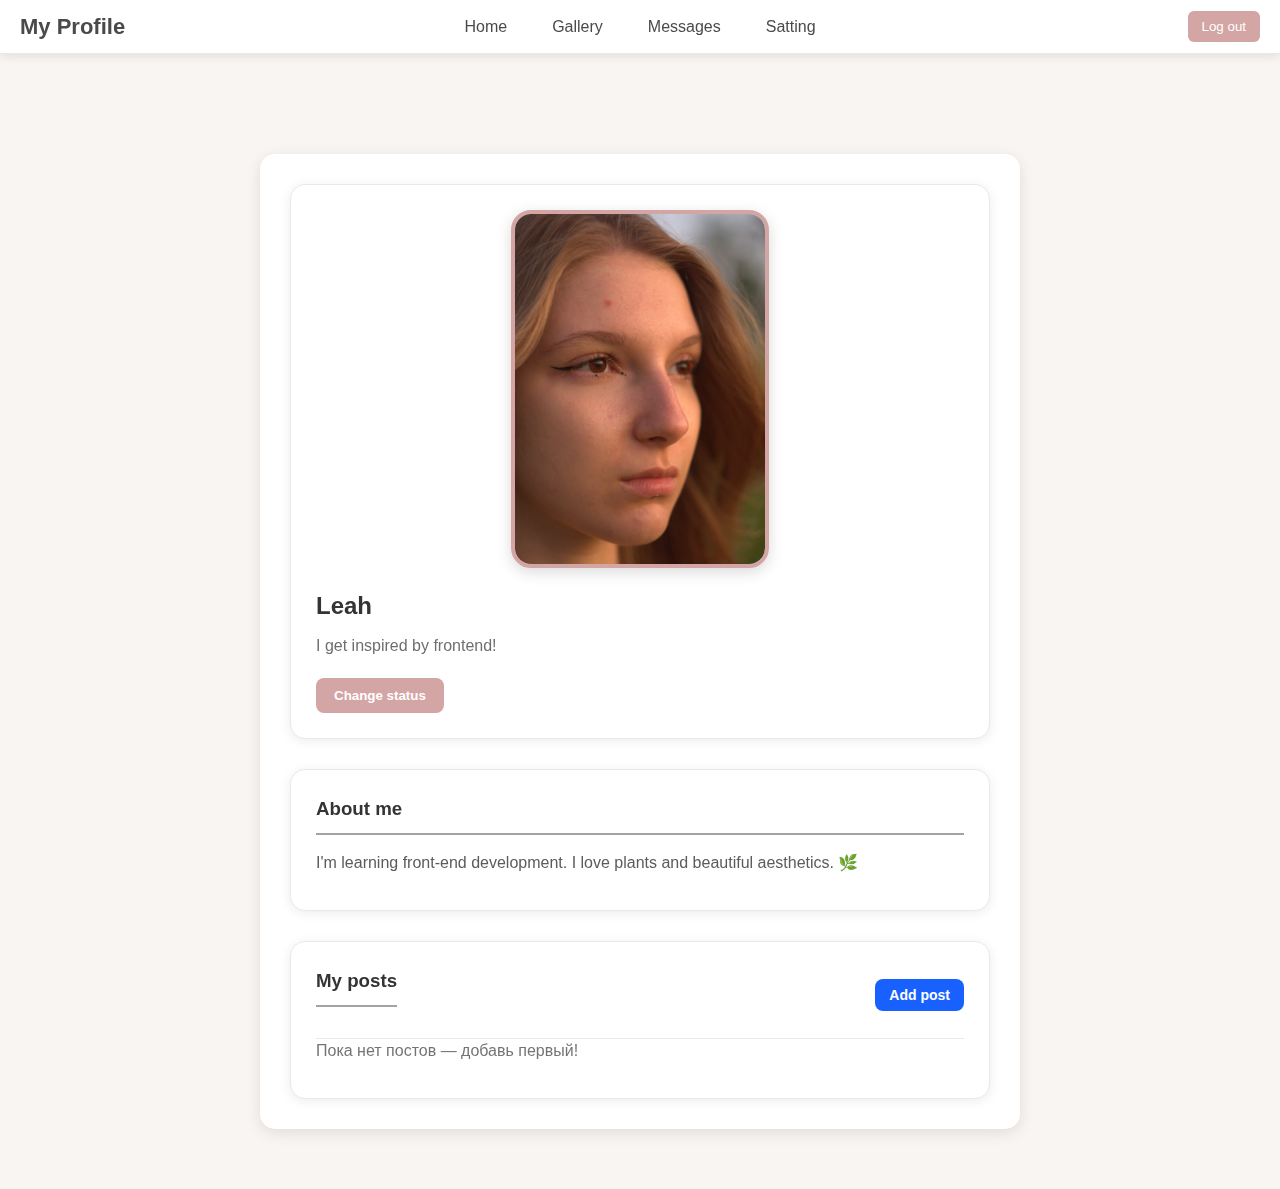
<file: Practice/index.html>
<!DOCTYPE html>
<html lang="en">

<head>
  <meta charset="UTF-8">
  <meta name="viewport" content="width=device-width, initial-scale=1.0">
  <title>My Profile</title>
  <link rel="stylesheet" href="CSS/main.css">
  <link rel="stylesheet" href="CSS/profile.css">
  <link rel="stylesheet" href="CSS/chat.css">
</head>

<script>
  window.addEventListener('DOMContentLoaded', () => {
    const displayName = document.getElementById('displayName');
    const displayAbout = document.getElementById('displayAbout');

    const savedName = localStorage.getItem('profileName');
    const savedAbout = localStorage.getItem('profileAbout');

    if (savedName) displayName.textContent = savedName;
    if (savedAbout) displayAbout.textContent = savedAbout;
  });
</script>

<body>
  <header>
    <div class="logo">My Profile</div>

    <button class="menu-toggle" id="menuToggle">☰</button>

    <nav class="nav-container" id="navContainer">
      <div class="nav-links">
        <a href="#">Home</a>
        <a href="gallery.html">Gallery</a>
        <a href="chat.html">Messages</a>
        <a href="settings.html">Satting</a>
      </div>
    </nav>

    <button class="logout-btn">Log out</button>

  </header>

  <main class="profile">
    <section class="profile-section">
      <img src="img/avatar.jpg" alt="Avatar" class="avatar">
      <h2 id="displayName">Leah</h2>
      <p id="displayStatus" class="status">I get inspired by frontend!</p>
      <button id="change-status">Change status</button>
    </section>

    <section class="about-section">
      <h3>About me</h3>
      <p id="displayAbout">I'm learning front end development. I love plants and beautiful aesthetics. 🌿</p>
    </section>

    <section class="posts">
      <div class="posts-header-with-button">
        <h3>My posts</h3>
        <button id="add-post-btn" class="add-post-btn">Add post</button>
      </div>
      <!-- Контейнер для динамических постов -->
      <div class="posts-list">
        <!-- Статические посты для примера -->
        <div class="post">
          <button class="delete-post-btn">🗑️</button>
          <p>Today I started a new project!</p>
          <button class="like-btn">❤️ 0</button>
        </div>
        <div class="post">
          <button class="delete-post-btn">🗑️</button>
          <p>Working on my new programming project!</p>
          <button class="like-btn">❤️ 3</button>
        </div>
      </div>
    </section>
  </main>
  <script src="JS/main.js"></script>
  <script src="JS/chat.js"></script>
</body>

</html>
</file>
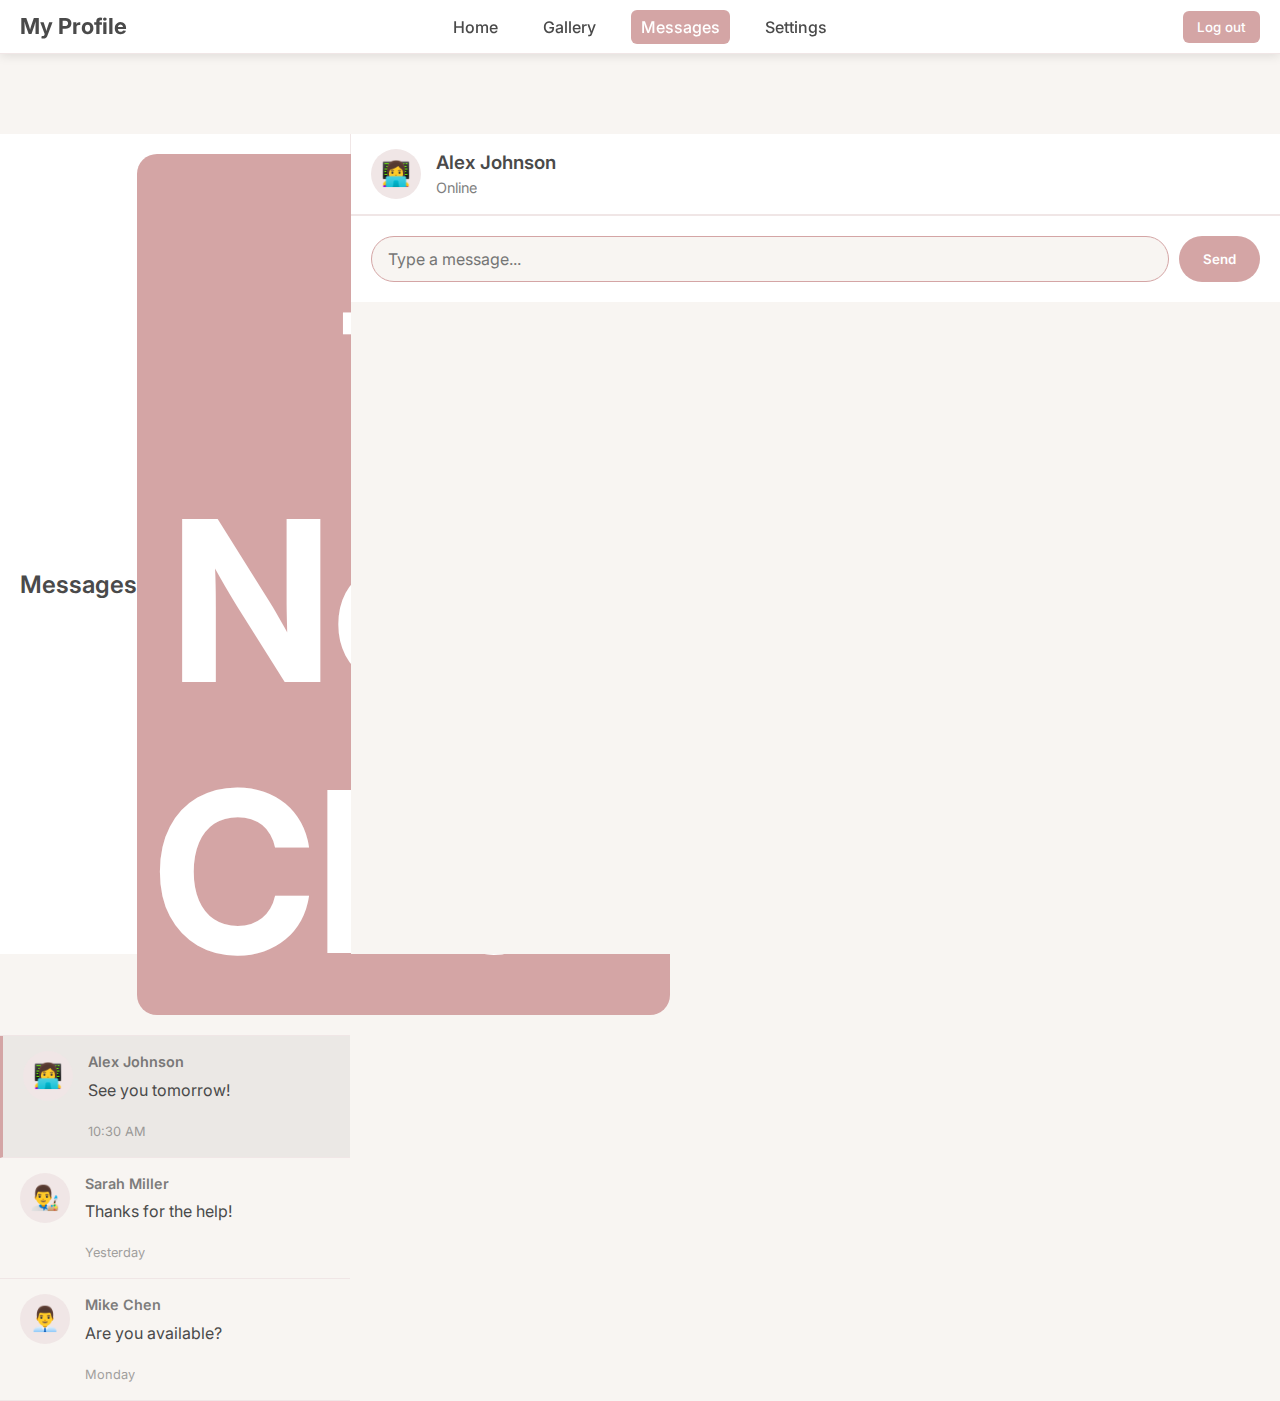
<file: Practice/chat.html>
<!DOCTYPE html>
<html lang="en">

<head>
    <meta charset="UTF-8">
    <meta name="viewport" content="width=device-width, initial-scale=1.0">
    <title>Messages — My Profile</title>
    <link href="https://fonts.googleapis.com/css2?family=Inter:wght@300;400;500;600;700&display=swap" rel="stylesheet">
    <link rel="stylesheet" href="CSS/main.css">
    <link rel="stylesheet" href="CSS/profile.css">
    <link rel="stylesheet" href="CSS/chat.css">
</head>

<body>
    <header>
        <div class="logo">My Profile</div>
        <button class="menu-toggle" id="menuToggle">☰</button>
        <nav class="nav-container" id="navContainer">
            <div class="nav-links">
                <a href="index.html">Home</a>
                <a href="gallery.html">Gallery</a>
                <a href="chat.html" class="active">Messages</a>
                <a href="settings.html">Settings</a>
            </div>
        </nav>
        <button class="logout-btn">Log out</button>
    </header>

    <main class="chat-container">
        <section class="chats-sidebar">
            <div class="chats-header">
                <h2>Messages</h2>
                <button class="new-chat-btn">＋ New Chat</button>
            </div>

            <div class="chats-list">
                <div class="chat-item active" data-chat="user1">
                    <div class="chat-avatar">👩‍💻</div>
                    <div class="chat-info">
                        <h3>Alex Johnson</h3>
                        <p>See you tomorrow!</p>
                        <span class="chat-time">10:30 AM</span>
                    </div>
                </div>

                <div class="chat-item" data-chat="user2">
                    <div class="chat-avatar">👨‍🎨</div>
                    <div class="chat-info">
                        <h3>Sarah Miller</h3>
                        <p>Thanks for the help!</p>
                        <span class="chat-time">Yesterday</span>
                    </div>
                </div>
                <div class="chat-item" data-chat="user3">
                    <div class="chat-avatar">👨‍💼</div>
                    <div class="chat-info">
                        <h3>Mike Chen</h3>
                        <p>Are you available?</p>
                        <span class="chat-time">Monday</span>
                    </div>
                </div>
            </div>
        </section>

        <section class="chat-window">
            <div class="chat-header">
                <div class="current-chat-info">
                    <div class="chat-avatar">👩‍💻</div>
                    <div>
                        <h3>Alex Johnson</h3>
                        <p>Online</p>
                    </div>
                </div>
            </div>

            <div class="messages-container" id="messagesContainer">
                <div class="message received">
                    <div class="message-content">
                        <p>Hey! How's your project going?</p>
                        <span class="message-time">10:25 AM</span>
                    </div>
                </div>

                <div class="message sent">
                    <div class="message-content">
                        <p>It's going great! Just finished the gallery page.</p>
                        <span class="message-time">10:26 AM</span>
                    </div>
                </div>

                <div class="message received">
                    <div class="message-content">
                        <p>That's awesome! Can't wait to see it. Let's meet tomorrow to discuss?</p>
                        <span class="message-time">10:28 AM</span>
                    </div>
                </div>

                <div class="message sent">
                    <div class="message-content">
                        <p>Sure! See you tomorrow 😊</p>
                        <span class="message-time">10:30 AM</span>
                    </div>
                </div>
            </div>

            <div class="message-input-container">
                <input type="text" id="messageInput" placeholder="Type a message...">
                <button id="sendMessageBtn">Send</button>
            </div>
        </section>
    </main>

    <script src="JS/chat.js"></script>
    <script src="JS/main.js"></script>
</body>

</html>
</file>
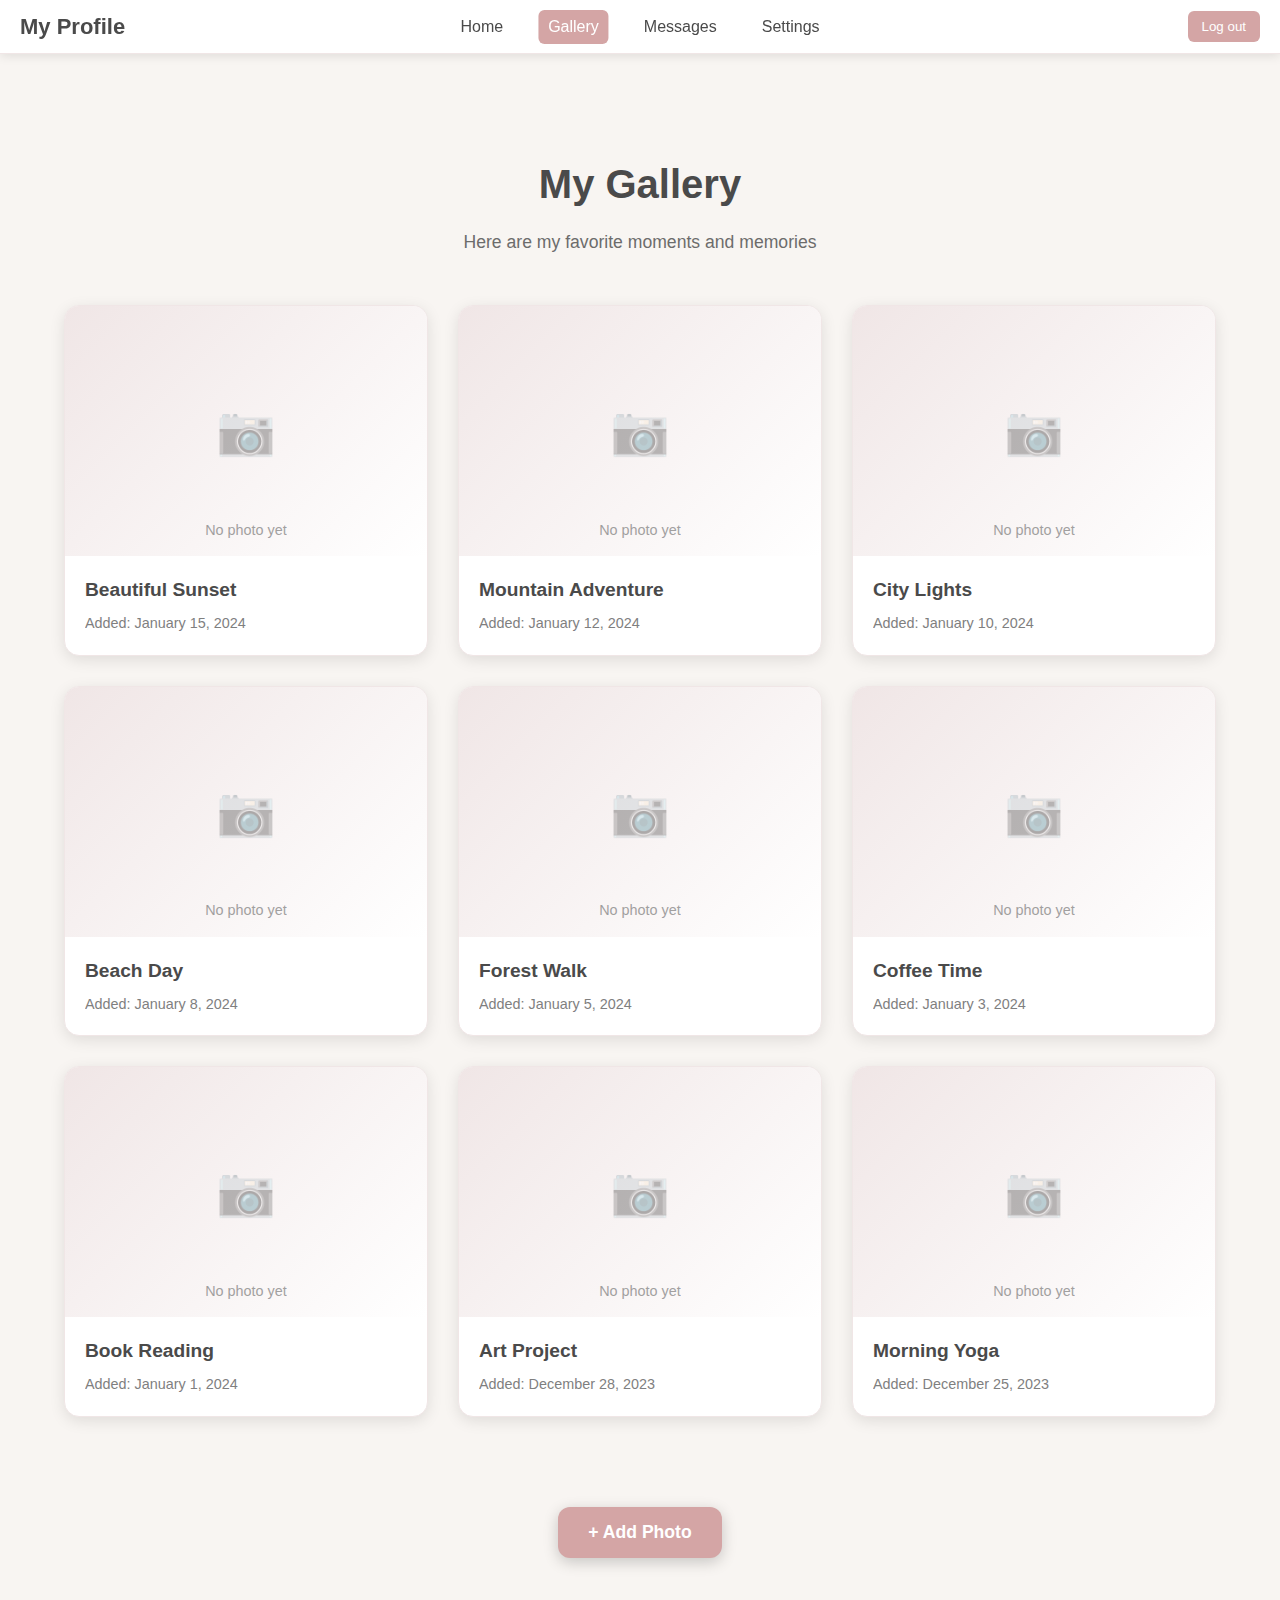
<file: Practice/gallery.html>
<!DOCTYPE html>
<html lang="en">
<head>
  <meta charset="UTF-8">
  <meta name="viewport" content="width=device-width, initial-scale=1.0">
  <title>Gallery — My Profile</title>
  <link rel="stylesheet" href="CSS/main.css">
  <link rel="stylesheet" href="CSS/profile.css">
  <link rel="stylesheet" href="CSS/gallery.css">
  <link rel="stylesheet" href="CSS/chat.css">
</head>

<body>
  <header>
    <div class="logo">My Profile</div>
    <button class="menu-toggle" id="menuToggle">☰</button>
    <nav class="nav-container" id="navContainer">
      <div class="nav-links">
        <a href="index.html">Home</a>
        <a href="gallery.html" class="active">Gallery</a>
        <a href="chat.html">Messages</a>
        <a href="settings.html">Settings</a>
      </div>
    </nav>
    <button class="logout-btn">Log out</button>
  </header>

  <!-- Основное содержимое галереи -->
  <main class="gallery-container">
    <section class="gallery-header">
      <h1>My Gallery</h1>
      <p>Here are my favorite moments and memories</p>
    </section>

    <section class="gallery-grid">
      <!-- Пустые карточки для будущих фотографий -->
      <div class="gallery-item">
        <div class="photo-placeholder"></div>
        <div class="photo-info">
          <h3>Beautiful Sunset</h3>
          <p>Added: January 15, 2024</p>
        </div>
      </div>

      <div class="gallery-item">
        <div class="photo-placeholder"></div>
        <div class="photo-info">
          <h3>Mountain Adventure</h3>
          <p>Added: January 12, 2024</p>
        </div>
      </div>

      <div class="gallery-item">
        <div class="photo-placeholder"></div>
        <div class="photo-info">
          <h3>City Lights</h3>
          <p>Added: January 10, 2024</p>
        </div>
      </div>

      <div class="gallery-item">
        <div class="photo-placeholder"></div>
        <div class="photo-info">
          <h3>Beach Day</h3>
          <p>Added: January 8, 2024</p>
        </div>
      </div>

      <div class="gallery-item">
        <div class="photo-placeholder"></div>
        <div class="photo-info">
          <h3>Forest Walk</h3>
          <p>Added: January 5, 2024</p>
        </div>
      </div>

      <div class="gallery-item">
        <div class="photo-placeholder"></div>
        <div class="photo-info">
          <h3>Coffee Time</h3>
          <p>Added: January 3, 2024</p>
        </div>
      </div>

      <div class="gallery-item">
        <div class="photo-placeholder"></div>
        <div class="photo-info">
          <h3>Book Reading</h3>
          <p>Added: January 1, 2024</p>
        </div>
      </div>

      <div class="gallery-item">
        <div class="photo-placeholder"></div>
        <div class="photo-info">
          <h3>Art Project</h3>
          <p>Added: December 28, 2023</p>
        </div>
      </div>

      <div class="gallery-item">
        <div class="photo-placeholder"></div>
        <div class="photo-info">
          <h3>Morning Yoga</h3>
          <p>Added: December 25, 2023</p>
        </div>
      </div>
    </section>

    <section class="gallery-actions">
      <button class="add-photo-btn">+ Add Photo</button>
    </section>
  </main>

  <script src="JS/main.js"></script>
  <script src="JS/chat.js"></script>
</body>
</html>
</file>
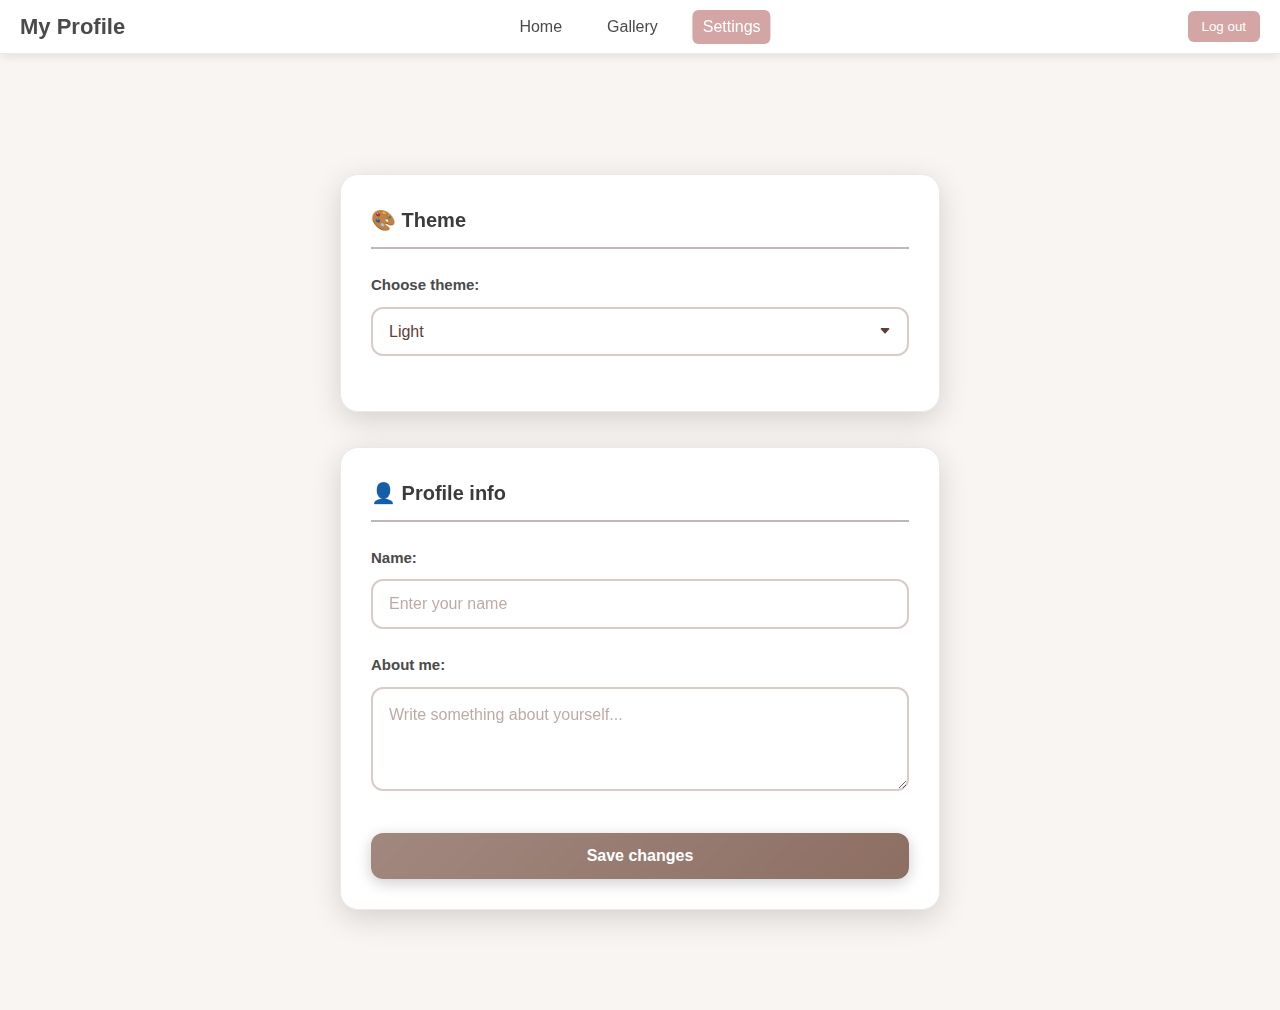
<file: Practice/settings.html>
<!DOCTYPE html>
<html lang="en">
<head>
  <meta charset="UTF-8">
  <meta name="viewport" content="width=device-width, initial-scale=1.0">
  <title>Settings — My Profile</title>
  <link rel="stylesheet" href="CSS/main.css">
  <link rel="stylesheet" href="CSS/profile.css">
</head>

<body>
  <header>
    <div class="logo">My Profile</div>
    <button class="menu-toggle" id="menuToggle">☰</button>
    <nav class="nav-container" id="navContainer">
      <div class="nav-links">
        <a href="index.html">Home</a>
        <a href="#">Gallery</a>
        <a href="settings.html" class="active">Settings</a>
      </div>
    </nav>
    <button class="logout-btn">Log out</button>
  </header>

  <!-- Основное содержимое -->
  <main class="settings-container">
    <!-- Карточка выбора темы ВНУТРИ основного контента -->
    <section class="settings-card">
      <h3>🎨 Theme</h3>
      <label for="theme">Choose theme:</label>
      <select id="theme">
        <option value="light">Light</option>
        <option value="neutral">Neutral</option>
        <option value="dark">Dark</option>
      </select>
    </section>

    <section class="settings-card">
      <h3>👤 Profile info</h3>
      <label for="username">Name:</label>
      <input type="text" id="username" placeholder="Enter your name">

      <label for="about">About me:</label>
      <textarea id="about" rows="3" placeholder="Write something about yourself..."></textarea>

      <button id="saveProfile" class="save-btn">Save changes</button>
    </section>
  </main>

  <script src="JS/main.js"></script>
</body>
</html>
</file>
<file: Practice/CSS/main.css>
/* ===== ОСНОВНЫЕ ПЕРЕМЕННЫЕ И СТИЛИ ===== */
:root {
  /* СВЕТЛАЯ ТЕМА - нежная и теплая */
  --bg-color: #f8f5f2;
  --text-color: #4a4a4a;
  --card-color: #ffffff;
  --accent-color: #d4a5a5;
  --border-color: #f0e6e6;
  --button-hover-color: #c49595;
  --font-family: 'Inter', sans-serif;
}

[data-theme="dark"] {
  /* ТЕМНАЯ ТЕМА - уютная */
  --bg-color: #2a2a2a;
  --text-color: #e8e6e3;
  --card-color: #3a3a3a;
  --accent-color: #4a90e2;
  --border-color: #555555;
  --button-hover-color: #3a7bc8;
}

[data-theme="neutral"] {
  /* НЕЙТРАЛЬНАЯ ТЕМА - тёмно-бежевые карточки */
  --bg-color: linear-gradient(135deg, #8b7355 0%, #d2b48c 50%, #f5f5dc 100%);
  --text-color: #000000;
  --card-color: #a1887f;
  --accent-color: #8d6e63;
  --border-color: #bcaaa4;
  --button-hover-color: #795548;
}

/* Чтобы хедер остался с оригинальным цветом */
[data-theme="neutral"] header,
[data-theme="neutral"] header * {
  color: #5d4037 !important;
}

/* ===== БАЗОВЫЕ СТИЛИ ===== */
body {
  margin: 0;
  font-family: var(--font-family);
  background: var(--bg-color);
  color: var(--text-color);
  min-height: 100vh;
  transition: background 0.4s, color 0.4s;
  background-attachment: fixed;
  font-weight: 400;
  line-height: 1.5;
}

/* Универсальные стили для текста */
h1, h2, h3, h4, h5, h6 {
  font-family: var(--font-family);
  font-weight: 600;
  margin: 0 0 1rem 0;
}

p {
  font-family: var(--font-family);
  font-weight: 400;
  margin: 0 0 1rem 0;
}

button, input, textarea, select {
  font-family: var(--font-family);
}

/* ===== ОБЩИЙ HEADER ДЛЯ ВСЕХ СТРАНИЦ ===== */
header {
  background: var(--card-color);
  color: var(--text-color);
  padding: 10px 20px;
  display: flex;
  justify-content: space-between;
  align-items: center;
  box-shadow: 0 2px 10px rgba(0, 0, 0, 0.1);
  position: sticky;
  top: 0;
  z-index: 1000;
  border-bottom: 1px solid var(--border-color);
  width: 100%;
  box-sizing: border-box;
}

/* Логотип */
.logo {
  font-size: 22px;
  color: var(--text-color);
  font-weight: 700;
  z-index: 1001;
}

/* Контейнер навигации */
.nav-container {
  display: flex;
  align-items: center;
  gap: 25px;
  position: absolute;
  left: 50%;
  transform: translateX(-50%);
}

/* Ссылки навигации */
.nav-links {
  display: flex;
  gap: 25px;
}

.nav-links a {
  color: var(--text-color);
  text-decoration: none;
  font-weight: 500;
  transition: 0.3s;
  padding: 5px 10px;
  border-radius: 6px;
  font-family: var(--font-family);
}

.nav-links a:hover {
  color: var(--accent-color);
  background: rgba(0,0,0,0.05);
}

.nav-links a.active {
  background: var(--accent-color);
  color: white;
}

.nav-links a.active:hover {
  background: var(--button-hover-color);
  color: white;
}

/* Кнопка выхода */
.logout-btn {
  background: var(--accent-color);
  color: white;
  border: none;
  border-radius: 6px;
  padding: 8px 14px;
  cursor: pointer;
  font-weight: 500;
  transition: 0.3s;
  font-family: var(--font-family);
}

.logout-btn:hover {
  background: var(--button-hover-color);
}

/* Кнопка меню */
.menu-toggle {
  display: none;
  background: none;
  border: none;
  font-size: 24px;
  cursor: pointer;
  color: var(--text-color);
  padding: 5px;
  z-index: 1001;
  position: relative;
  font-family: var(--font-family);
}

/* Адаптивность */
@media (max-width: 768px) {
  .menu-toggle {
    display: block;
  }

  /* Скрываем кнопку выхода в хедере */
  header .logout-btn {
    display: none;
  }
  
  .nav-container {
    display: none;
    position: fixed;
    top: 0;
    right: -300px;
    width: 280px;
    height: 100vh;
    background: var(--card-color);
    flex-direction: column;
    justify-content: flex-start;
    padding: 80px 20px 30px;
    box-shadow: -5px 0 25px rgba(0,0,0,0.15);
    z-index: 999;
    transition: right 0.3s ease-in-out;
    transform: none;
    left: auto;
  }
  
  .nav-container.active {
    display: flex;
    right: 0;
  }
  
  /* Затемнение фона */
  .nav-overlay {
    display: none;
    position: fixed;
    top: 0;
    left: 0;
    right: 0;
    bottom: 0;
    background: rgba(0,0,0,0.5);
    z-index: 998;
  }
  
  .nav-overlay.active {
    display: block;
  }
  
  .nav-links {
    flex-direction: column;
    gap: 15px;
    width: 100%;
    margin-bottom: 30px;
  }
  
  .nav-links a {
    padding: 15px;
    font-size: 16px;
    text-align: center;
    border: 1px solid var(--border-color);
    border-radius: 10px;
    width: 100%;
    box-sizing: border-box;
  }
  
  .nav-links a:hover,
  .nav-links a.active {
    background: var(--accent-color);
    color: white;
    border-color: var(--accent-color);
  }
  
  /* Кнопка выхода в мобильном меню */
  .nav-container .logout-btn {
    display: block;
    width: 100%;
    padding: 15px;
    margin-top: auto;
    font-size: 16px;
    text-align: center;
  }
}

/* ===== ИСПРАВЛЕНИЯ ДЛЯ ТЕМНОЙ ТЕМЫ ===== */
[data-theme="dark"] .settings-card input,
[data-theme="dark"] .settings-card textarea,
[data-theme="dark"] .settings-card select {
  background: #3a3a3a;
  color: #e8e6e3;
  border: 2px solid #555555;
}

[data-theme="dark"] select,
[data-theme="dark"] #theme {
  background: #3a3a3a !important;
  color: #e8e6e3 !important;
  border: 2px solid #555555 !important;
}

[data-theme="dark"] .settings-card input::placeholder,
[data-theme="dark"] .settings-card textarea::placeholder {
  color: #a0a0a0;
  opacity: 0.7;
}

[data-theme="dark"] .settings-card input:focus,
[data-theme="dark"] .settings-card textarea:focus,
[data-theme="dark"] .settings-card select:focus {
  border-color: #4a90e2;
  background: #444444;
  box-shadow: 0 0 0 3px rgba(74, 144, 226, 0.2);
}   `AZ
</file>
<file: Practice/CSS/profile.css>
/* ===== СТИЛИ ДЛЯ ГЛАВНОЙ СТРАНИЦЫ ===== */
main.profile {
  width: 90%;
  max-width: 700px;
  background: var(--card-color);
  border-radius: 15px;
  padding: 30px;
  box-shadow: 0 4px 15px rgba(0, 0, 0, 0.1);
  margin: 100px auto 60px;
  display: flex;
  flex-direction: column;
  gap: 30px;
}

/* Улучшаем читабельность текста */
.profile-section h2 {
  color: var(--text-color);
  filter: brightness(0.7);
  margin: 10px 0;
  font-size: 24px;
  font-weight: 600;
}

.profile-section .status {
  color: var(--text-color);
  opacity: 0.8;
  margin: 5px 0 20px;
  font-size: 16px;
}

/* Улучшаем карточки */
.profile-section,
.about-section,
.posts {
  background: var(--card-color);
  border-radius: 15px;
  padding: 25px;
  box-shadow: 0 2px 12px rgba(0, 0, 0, 0.08);
  border: 1px solid var(--border-color);
}

/* Заголовки секций */
.about-section h3,
.posts h3 {
  margin-top: 0;
  color: var(--text-color);
  filter: brightness(0.7);
  border-bottom: 2px solid var(--border-color);
  padding-bottom: 10px;
  font-weight: 600;
}

/* Аватар */
.avatar {
  width: 250px;
  height: 350px;
  border-radius: 20px;
  border: 4px solid var(--accent-color);
  margin: 0 auto 20px;
  object-fit: cover;
  display: block;
  box-shadow: 0 4px 15px rgba(0, 0, 0, 0.15);
}

/* Кнопки */
button {
  background-color: var(--accent-color);
  color: white;
  border: none;
  border-radius: 8px;
  padding: 10px 18px;
  cursor: pointer;
  font-weight: bold;
  transition: 0.3s;
}

button:hover {
  opacity: 0.9;
}

/* ===== СТИЛИ ДЛЯ ПОСТОВ ===== */
.posts-header-with-button {
  display: flex;
  justify-content: space-between;
  align-items: center;
  margin-bottom: 0;
  padding-bottom: 15px;
  border-bottom: 1px solid var(--border-color); /* Серая линия под заголовком */
}

.add-post-btn {
  background: #1861ff;
  padding: 8px 14px;
  font-size: 14px;
  border-radius: 8px;
  border: none;
  color: white;
  cursor: pointer;
  transition: 0.3s;
}

.add-post-btn:hover {
  background: #1450d8;
  transform: translateY(-1px);
}

/* Контейнер поста */
.post {
  position: relative;
  padding: 15px 50px 15px 15px;
  color: var(--text-color);
}

/* Белые разделители между постами */
.post:not(:last-child) {
  border-bottom: 1px solid var(--border-color);
  margin-bottom: 10px;
  padding-bottom: 15px;
}

/* Кнопка удаления поста */
.delete-post-btn {
  position: absolute;
  top: 15px;
  right: 15px;
  background: none;
  border: none;
  font-size: 18px;
  cursor: pointer;
  padding: 5px;
  border-radius: 4px;
  transition: all 0.3s ease;
  opacity: 0.7;
}

.delete-post-btn:hover {
  opacity: 1;
  background: rgba(0, 0, 0, 0.1);
  transform: scale(1.1);
}

/* Кнопка лайка */
.like-btn {
  background: rgba(0, 0, 0, 0.1);
  color: var(--text-color);
  margin-top: 10px;
  font-size: 14px;
  padding: 6px 10px;
  border-radius: 6px;
  border: 1px solid rgba(0, 0, 0, 0.2);
}

.like-btn:hover {
  background: rgba(0, 0, 0, 0.2);
}

/* Текст в секциях */
.about-section p,
.posts p {
  color: var(--text-color);
  opacity: 0.9;
  line-height: 1.5;
  margin: 0 0 10px 0;
}

/* ===== СТИЛЬНЫЕ НАСТРОЙКИ ===== */
.settings-container {
  width: 90%;
  max-width: 600px;
  background: transparent;
  border-radius: 20px;
  padding: 40px 30px;
  margin: 80px auto 60px;
  display: flex;
  flex-direction: column;
  gap: 35px;
}

.settings-card {
  background: var(--card-color);
  border-radius: 18px;
  padding: 30px;
  box-shadow: 0 8px 30px rgba(0, 0, 0, 0.15);
  border: 1px solid var(--border-color);
}

.settings-card h3 {
  color: var(--text-color);
  filter: brightness(0.8);
  margin: 0 0 25px 0;
  font-size: 20px;
  font-weight: 600;
  border-bottom: 2px solid var(--border-color);
  padding-bottom: 12px;
}

/* Стильные поля ввода */
.settings-card label {
  color: var(--text-color);
  font-weight: 600;
  display: block;
  margin-bottom: 10px;
  font-size: 15px;
}

.settings-card input,
.settings-card textarea,
.settings-card select {
  width: 100%;
  padding: 14px 16px;
  border: 2px solid #d7ccc8;
  border-radius: 12px;
  background: rgba(255, 255, 255, 0.95);
  color: #5d4037;
  font-size: 16px;
  margin-bottom: 25px;
  box-sizing: border-box;
  transition: all 0.3s ease;
  font-family: inherit;
}

.settings-card input:focus,
.settings-card textarea:focus,
.settings-card select:focus {
  border-color: #a1887f;
  outline: none;
  background: rgba(255, 255, 255, 0.98);
  box-shadow: 0 0 0 3px rgba(161, 136, 127, 0.2);
}

.settings-card input::placeholder,
.settings-card textarea::placeholder {
  color: #a1887f;
  opacity: 0.7;
}

/* Красивая кнопка сохранения */
.settings-card .save-btn {
  background: linear-gradient(135deg, #a1887f, #8d6e63);
  color: white;
  border: none;
  border-radius: 12px;
  padding: 14px 28px;
  cursor: pointer;
  font-weight: 600;
  font-size: 16px;
  transition: all 0.3s ease;
  box-shadow: 0 4px 15px rgba(0, 0, 0, 0.2);
  width: 100%;
  margin-top: 10px;
}

.settings-card .save-btn:hover {
  background: linear-gradient(135deg, #8d6e63, #795548);
  transform: translateY(-2px);
  box-shadow: 0 6px 20px rgba(0, 0, 0, 0.25);
}

/* Стильный select */
.settings-card select {
  appearance: none;
  background-image: url("data:image/svg+xml,%3Csvg xmlns='http://www.w3.org/2000/svg' width='12' height='12' fill='%235d4037' viewBox='0 0 16 16'%3E%3Cpath d='M7.247 11.14 2.451 5.658C1.885 5.013 2.345 4 3.204 4h9.592a1 1 0 0 1 .753 1.659l-4.796 5.48a1 1 0 0 1-1.506 0z'/%3E%3C/svg%3E");
  background-repeat: no-repeat;
  background-position: right 16px center;
  background-size: 12px;
  padding-right: 40px;
}

/* Улучшаем текстовое поле */
.settings-card textarea {
  resize: vertical;
  min-height: 100px;
  font-family: inherit;
  line-height: 1.5;
}
</file>
<file: Practice/CSS/chat.css>
/* ===== СТИЛИ ДЛЯ МЕССЕНДЖЕРА ===== */
.chat-container {
    display: flex;
    height: calc(100vh - 80px);
    margin-top: 80px;
    background: var(--card-color);
}

.chats-sidebar {
    width: 350px;
    border-right: 1px solid var(--border-color);
    background: var(--card-color);
    display: flex;
    flex-direction: column;
}

.chats-header {
    padding: 20px;
    border-bottom: 1px solid var(--border-color);
    display: flex;
    justify-content: space-between;
    align-items: center;
}

.chats-header h2 {
    margin: 0;
    color: var(--text-color);
}

.new-chat-btn {
    background: var(--accent-color);
    color: white;
    border: none;
    border-radius: 20px;
    padding: 8px 16px;
    font-size: 14rem;
    cursor: pointer;
}

.new-chat-btn:hover {
    background: var(--accent-hover-color);
}

.chat-list {
    flex: 1;
    overflow-y: auto;
}

.chat-item {
    padding: 15px 20px;
    border-bottom: 1px solid var(--border-color);
    cursor: pointer;
    display: flex;
    transition: background 0.3s ease;
}

.chat-item:hover, .chat-item.active {
    background: rgba(0, 0, 0, 0.05);
}

.chat-item.chat-item.active {
    border-left: 3px solid var(--accent-color);
}

.chat-avatar {
    width: 50px;
    height: 50px;
    border-radius: 50%;
    background: var(--border-color);
    display: flex;
    align-items: center;
    justify-content: center;
    margin-right: 15px;
    font-size: 1.5rem;
}

.chat-info {
    flex: 1;
}

.chat-info h3 {
    margin: 0 0 5px 0;
    color: var(--text-color);
    opacity: 0.7;
    font-size: 0.9rem;
    white-space: nowrap;
    text-overflow: ellipsis;
}

.chat-time {
    font-size: 0.8rem;
    color: var(--text-color);
    opacity: 0.5;
}

.chat-window {
    flex: 1;
    display: flex;
    flex-direction: column;
    background: var(--bg-color);
}

.chat-header { 
    padding: 15px 20px;
    border-bottom: 1px solid var(--border-color);
    background: var(--card-color);
}

.current-chat-info {
    display: flex;
    align-items: center;
}

.current-chat-info .chat-avatar {
    margin-right: 15px;
}

.current-chat-info h3 {
    margin: 0;
    color: var(--text-color);
}

.current-chat-info p {
    margin: 0;
    font-size: 0.9rem;
    color: var(--text-color);
    opacity: 0.7;
}

.message-container {
    flex: 1;
    padding: 20px;
    overflow-y: auto;
    display: flex;
    flex-direction: column;
    gap: 15px;
}

.massege {
    display: flex;
    max-width: 70%;
}

.massege.received {
    align-self: flex-start;
}

.massege.sent {
    align-self: flex-end;
}

.message-content {
    padding: 10px 15px;
    border-radius: 15px;
    position: relative;
}

.massege.received .message-content {
    background: var(--card-color);
    color: var(--text-color);
}

.massege.sent .message-content {
    background: var(--accent-color);
    color: white;
}

.message-content p {
    margin: 0 0 5px 0;
}

.message-time {
    font-size: 0.8rem;
    opacity: 0.7;
}

.message-input-container {
    padding: 20px;
    border-top: 1px solid var(--border-color);
    background: var(--card-color);
    display: flex;
    gap: 10px;
}

#messageInput {
    flex: 1;
    padding: 12px 16px;
    border: 1px solid var(--border-color);
    border-radius: 25px;
    font-size: 1rem;
    color: var(--text-color);
    background: var(--bg-color);
}

#messageInput:focus {
    outline: none;
    border-color: var(--accent-color);
}

#sendMessageBtn {
    background: var(--accent-color);
    color: white;
    border: none;
    border-radius: 25px;
    padding: 12px 24px;
    font-weight: 600;
    cursor: pointer;
}

#sendMessageBtn:hover {
    background: var(--button-hover-color);
}

@media (max-width: 768px) {
    .chats-sidebar {
        width: 100%;
       display: none;
    }

    .chats-sidebar.active {
    display: flex;
  }

    .chat-window {
        display: none;
    }

    .chat-window.active {
    display: flex;
  }

  .message {
    max-width: 85%;
  }
}
</file>
<file: Practice/CSS/gallery.css>
/* ===== СТИЛИ ДЛЯ ГАЛЕРЕИ ===== */
.gallery-container {
  width: 90%;
  max-width: 1200px;
  margin: 100px auto 60px;
  padding: 0 20px;
}

.gallery-header {
  text-align: center;
  margin-bottom: 50px;
}

.gallery-header h1 {
  color: var(--text-color);
  font-size: 2.5rem;
  margin-bottom: 15px;
  font-weight: 600;
}

.gallery-header p {
  color: var(--text-color);
  opacity: 0.8;
  font-size: 1.1rem;
}

/* Сетка галереи */
.gallery-grid {
  display: grid;
  grid-template-columns: repeat(auto-fill, minmax(300px, 1fr));
  gap: 30px;
  margin-bottom: 50px;
}

/* Карточка фотографии */
.gallery-item {
  background: var(--card-color);
  border-radius: 15px;
  overflow: hidden;
  box-shadow: 0 4px 15px rgba(0, 0, 0, 0.1);
  border: 1px solid var(--border-color);
  transition: all 0.3s ease;
  cursor: pointer;
}

.gallery-item:hover {
  transform: translateY(-5px);
  box-shadow: 0 8px 25px rgba(0, 0, 0, 0.15);
}

/* Заглушка для фотографии */
.photo-placeholder {
  width: 100%;
  height: 250px;
  background: linear-gradient(135deg, var(--border-color) 0%, var(--card-color) 100%);
  display: flex;
  align-items: center;
  justify-content: center;
  position: relative;
}

.photo-placeholder::before {
  content: "📷";
  font-size: 3rem;
  opacity: 0.3;
}

.photo-placeholder::after {
  content: "No photo yet";
  position: absolute;
  bottom: 15px;
  color: var(--text-color);
  opacity: 0.5;
  font-size: 0.9rem;
}

/* Информация о фотографии */
.photo-info {
  padding: 20px;
}

.photo-info h3 {
  color: var(--text-color);
  margin: 0 0 8px 0;
  font-size: 1.2rem;
  font-weight: 600;
}

.photo-info p {
  color: var(--text-color);
  opacity: 0.7;
  margin: 0;
  font-size: 0.9rem;
}

/* Кнопка добавления фото */
.gallery-actions {
  text-align: center;
  padding: 40px 0;
}

.add-photo-btn {
  background: var(--accent-color);
  color: white;
  border: none;
  border-radius: 12px;
  padding: 15px 30px;
  font-size: 1.1rem;
  font-weight: 600;
  cursor: pointer;
  transition: all 0.3s ease;
  box-shadow: 0 4px 15px rgba(0, 0, 0, 0.2);
}

.add-photo-btn:hover {
  background: var(--button-hover-color);
  transform: translateY(-2px);
  box-shadow: 0 6px 20px rgba(0, 0, 0, 0.25);
}

/* Адаптивность для мобильных устройств */
@media (max-width: 768px) {
  .gallery-container {
    width: 95%;
    margin: 80px auto 40px;
    padding: 0 10px;
  }

  .gallery-header h1 {
    font-size: 2rem;
  }

  .gallery-grid {
    grid-template-columns: repeat(auto-fill, minmax(250px, 1fr));
    gap: 20px;
  }

  .photo-placeholder {
    height: 200px;
  }

  .photo-placeholder::before {
    font-size: 2.5rem;
  }
}

@media (max-width: 480px) {
  .gallery-grid {
    grid-template-columns: 1fr;
    gap: 15px;
  }

  .gallery-header h1 {
    font-size: 1.8rem;
  }

  .add-photo-btn {
    width: 100%;
    padding: 12px 20px;
  }
}

/* Специфические стили для разных тем */
[data-theme="light"] .photo-placeholder {
  background: linear-gradient(135deg, #f0e6e6 0%, #ffffff 100%);
}

[data-theme="dark"] .photo-placeholder {
  background: linear-gradient(135deg, #555555 0%, #3a3a3a 100%);
}

[data-theme="neutral"] .photo-placeholder {
  background: linear-gradient(135deg, #bcaaa4 0%, #a1887f 100%);
}
</file>
